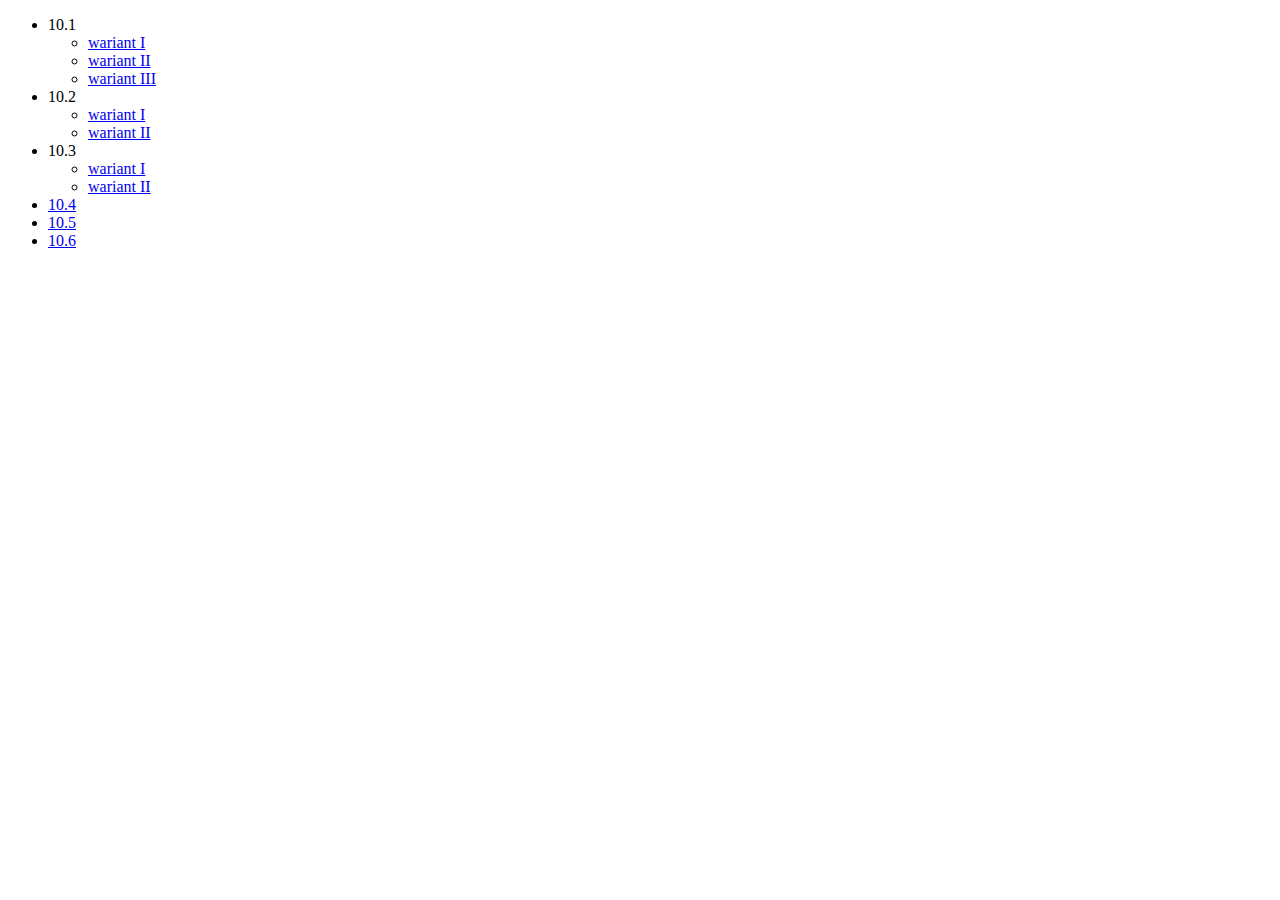
<file: index.html>
<!DOCTYPE html>
<html lang="pl">
<head>
    <meta charset="UTF-8">
    <title>Wybór ćwiczenia</title>
</head>
<body>
<ul>
    <li>10.1
        <ul>
            <li><a href="10-1/i/index.html">wariant I</a></li>
            <li><a href="10-1/ii/index.html">wariant II</a></li>
            <li><a href="10-1/iii/index.html">wariant III</a></li>
        </ul>
    </li>
    <li>10.2
        <ul>
            <li><a href="10-2/i/index.html">wariant I</a></li>
            <li><a href="10-2/ii/index.html">wariant II</a></li>
        </ul>
    </li>
    <li>10.3
        <ul>
            <li><a href="10-3/i/index.html">wariant I</a></li>
            <li><a href="10-3/ii/index.html">wariant II</a></li>
        </ul>
    </li>
    <li><a href="10-4/index.html">10.4</a></li>
    <li><a href="10-5/index.html">10.5</a></li>
    <li><a href="10-6/index.html">10.6</a></li>
</ul>
</body>
</html>
</file>
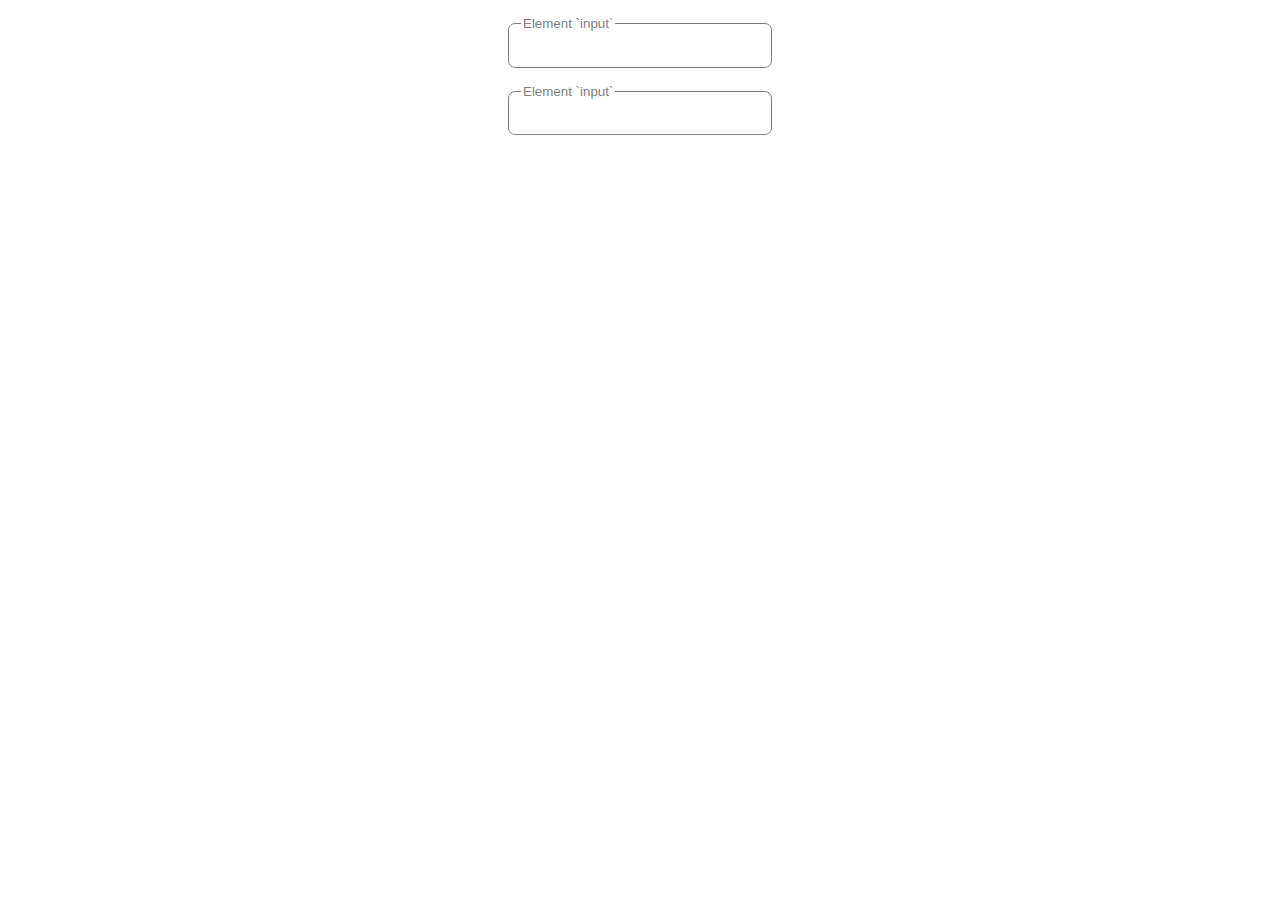
<file: 10-4/index.html>
<!DOCTYPE html>
<html lang="pl">
<head>
    <meta charset="UTF-8">
    <title>10.4</title>
    <link type="text/css" rel="stylesheet" href="main.css">
</head>
<body>
<div class="wrapper">
    <form>
        <fieldset>
            <legend>Element `input`</legend>
            <input type="text" class="input" autocomplete="off">
        </fieldset>
        <fieldset>
            <legend>Element `input`</legend>
            <input type="text" class="input" autocomplete="off">
        </fieldset>
    </form>
</div>

<script src="main.js"></script>
</body>
</html>
</file>
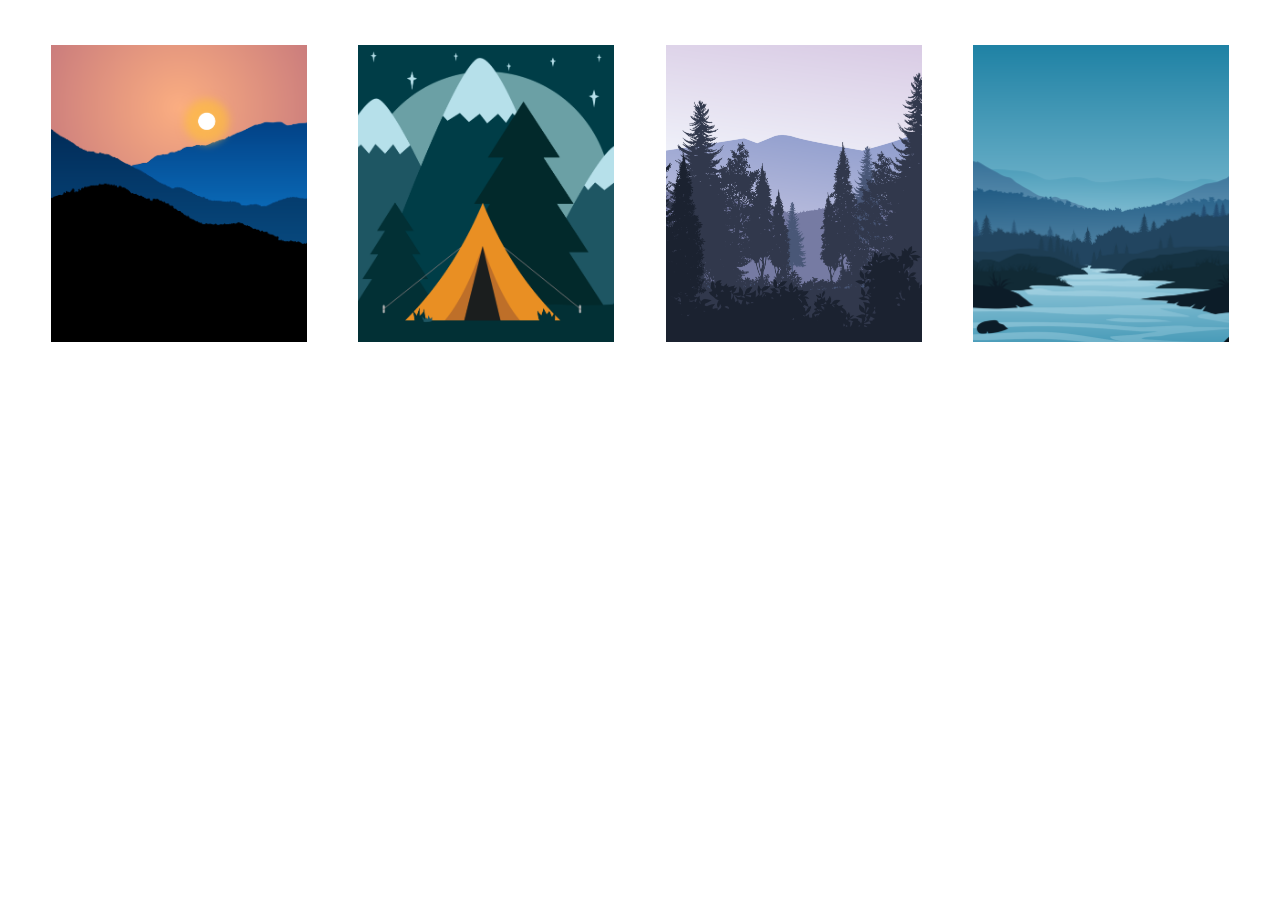
<file: 10-5/index.html>
<!DOCTYPE html>
<html lang="pl">
<head>
    <meta charset="UTF-8">
    <title>10.5</title>
    <link type="text/css" rel="stylesheet" href="main.css">
</head>
<body>
<div class="wrapper">
    <div class="gallery">
        <img id="sunset" src="images/1.png" alt="sunset">
        <img id="mountains" src="images/2.png" alt="mountains">
        <img id="forest" src="images/3.png" alt="forest">
        <img id="river" src="images/4.png" alt="river">
    </div>

    <div class="output">
        <img id="sunset_full" src="images/1.png" alt="sunset">
        <img id="mountains_full" src="images/2.png" alt="mountains">
        <img id="forest_full" src="images/3.png" alt="forest">
        <img id="river_full" src="images/4.png" alt="river">
        <span id="attrib_sunset">
                Autor: <a
                href="https://pixabay.com/users/GDJ-1086657/?utm_source=link-attribution&amp;utm_medium=referral&amp;utm_campaign=image&amp;utm_content=4887911">Gordon Johnson</a>; <a
                href="https://pixabay.com/?utm_source=link-attribution&amp;utm_medium=referral&amp;utm_campaign=image&amp;utm_content=4887911">Pixabay</a>
        </span>
        <span id="attrib_mountains">
                Autor: <a
                href="https://pixabay.com/users/bowl_of_nicole-1260429/?utm_source=link-attribution&amp;utm_medium=referral&amp;utm_campaign=image&amp;utm_content=4363073">Nicole Turner</a>; <a
                href="https://pixabay.com/?utm_source=link-attribution&amp;utm_medium=referral&amp;utm_campaign=image&amp;utm_content=4363073">Pixabay</a>
        </span>
        <span id="attrib_forest">
                Autor: <a
                href="https://pixabay.com/users/Chakkree_Chantakad-15107399/?utm_source=link-attribution&amp;utm_medium=referral&amp;utm_campaign=image&amp;utm_content=4823516">Chakkree Chantakad</a>; <a
                href="https://pixabay.com/?utm_source=link-attribution&amp;utm_medium=referral&amp;utm_campaign=image&amp;utm_content=4823516">Pixabay</a>
        </span>
        <span id="attrib_river">
                Autor: <a
                href="https://pixabay.com/users/Chakkree_Chantakad-15107399/?utm_source=link-attribution&amp;utm_medium=referral&amp;utm_campaign=image&amp;utm_content=4821583">Chakkree Chantakad</a>; <a
                href="https://pixabay.com/?utm_source=link-attribution&amp;utm_medium=referral&amp;utm_campaign=image&amp;utm_content=4821583">Pixabay</a>
        </span>
    </div>
</div>

<script src="main.js"></script>
</body>
</html>
</file>
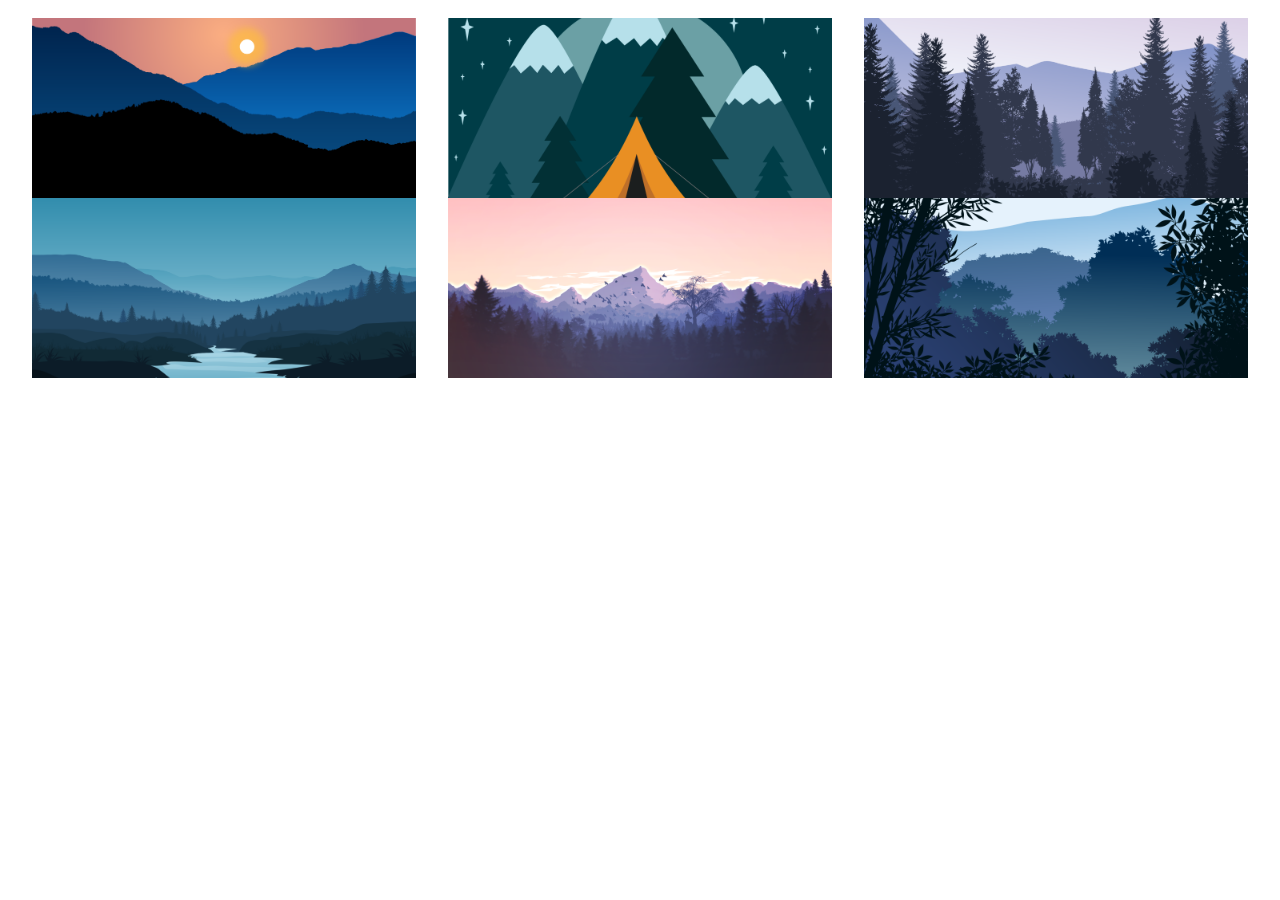
<file: 10-6/index.html>
<!DOCTYPE html>
<html lang="pl">
<head>
    <meta charset="UTF-8">
    <title>10.6</title>
    <link type="text/css" rel="stylesheet" href="main.css">
</head>
<body>
<div class="wrapper">
    <div class="gallery">
        <img id="sunset" src="images/1.png" alt="sunset">
        <img id="mountains" src="images/2.png" alt="mountains">
        <img id="forest" src="images/3.png" alt="forest">
        <img id="river" src="images/4.png" alt="river">
        <img id="birds" src="images/5.png" alt="birds">
        <img id="bushes" src="images/6.png" alt="bushes">
    </div>

    <div class="output">
        <span id="attrib_sunset">
                Autor: <a
                href="https://pixabay.com/users/GDJ-1086657/?utm_source=link-attribution&amp;utm_medium=referral&amp;utm_campaign=image&amp;utm_content=4887911">Gordon Johnson</a>; <a
                href="https://pixabay.com/?utm_source=link-attribution&amp;utm_medium=referral&amp;utm_campaign=image&amp;utm_content=4887911">Pixabay</a>
        </span>
        <span id="attrib_mountains">
                Autor: <a
                href="https://pixabay.com/users/bowl_of_nicole-1260429/?utm_source=link-attribution&amp;utm_medium=referral&amp;utm_campaign=image&amp;utm_content=4363073">Nicole Turner</a>; <a
                href="https://pixabay.com/?utm_source=link-attribution&amp;utm_medium=referral&amp;utm_campaign=image&amp;utm_content=4363073">Pixabay</a>
        </span>
        <span id="attrib_forest">
                Autor: <a
                href="https://pixabay.com/users/Chakkree_Chantakad-15107399/?utm_source=link-attribution&amp;utm_medium=referral&amp;utm_campaign=image&amp;utm_content=4823516">Chakkree Chantakad</a>; <a
                href="https://pixabay.com/?utm_source=link-attribution&amp;utm_medium=referral&amp;utm_campaign=image&amp;utm_content=4823516">Pixabay</a>
        </span>
        <span id="attrib_river">
                Autor: <a
                href="https://pixabay.com/users/Chakkree_Chantakad-15107399/?utm_source=link-attribution&amp;utm_medium=referral&amp;utm_campaign=image&amp;utm_content=4821583">Chakkree Chantakad</a>; <a
                href="https://pixabay.com/?utm_source=link-attribution&amp;utm_medium=referral&amp;utm_campaign=image&amp;utm_content=4821583">Pixabay</a>
        </span>
        <span id="attrib_birds">
                Autor: <a
                href="https://pixabay.com/users/moinzon-2433302/?utm_source=link-attribution&amp;utm_medium=referral&amp;utm_campaign=image&amp;utm_content=1412683">Michi S</a>; <a
                href="https://pixabay.com/?utm_source=link-attribution&amp;utm_medium=referral&amp;utm_campaign=image&amp;utm_content=1412683">Pixabay</a>
        </span>
        <span id="attrib_bushes">
                Autor: <a
                href="https://pixabay.com/users/Chakkree_Chantakad-15107399/?utm_source=link-attribution&amp;utm_medium=referral&amp;utm_campaign=image&amp;utm_content=4824761">Chakkree Chantakad</a>; <a
                href="https://pixabay.com/?utm_source=link-attribution&amp;utm_medium=referral&amp;utm_campaign=image&amp;utm_content=4824761">Pixabay</a>
        </span>
        <img id="sunset_full" src="images/1.png" alt="sunset">
        <img id="mountains_full" src="images/2.png" alt="mountains">
        <img id="forest_full" src="images/3.png" alt="forest">
        <img id="river_full" src="images/4.png" alt="river">
        <img id="birds_full" src="images/5.png" alt="river">
        <img id="bushes_full" src="images/6.png" alt="river">
    </div>
</div>

<script src="main.js"></script>
</body>
</html>
</file>
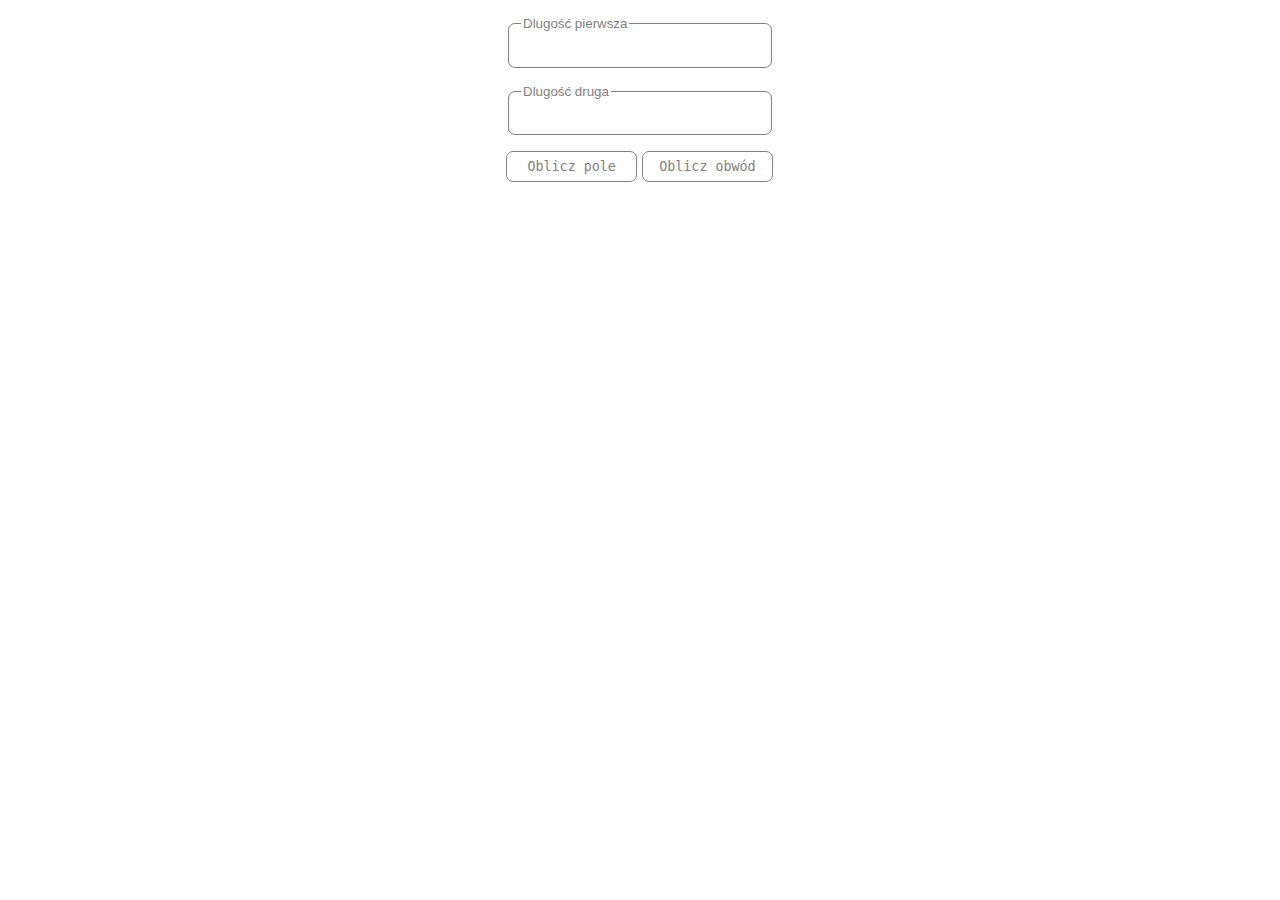
<file: 10-1/i/index.html>
<!DOCTYPE html>
<html lang="pl">
<head>
    <meta charset="UTF-8">
    <title>10.1 I</title>
    <link type="text/css" rel="stylesheet" href="main.css">
</head>
<body>
<div class="wrapper">
    <form>
        <fieldset>
            <legend>Dlugość pierwsza</legend>
            <input type="number" id="length_a" autocomplete="off">
        </fieldset>
        <fieldset>
            <legend>Dlugość druga</legend>
            <input type="number" id="length_b" autocomplete="off">
        </fieldset>
        <button type="button" onclick="processArea(); return false;">Oblicz pole</button>
        <button type="button" onclick="processPerim(); return false;">Oblicz obwód</button>
    </form>
    <div class="results">
        <div id="area"></div>
        <div id="perim"></div>
    </div>
</div>

<script src="main.js"></script>
</body>
</html>
</file>
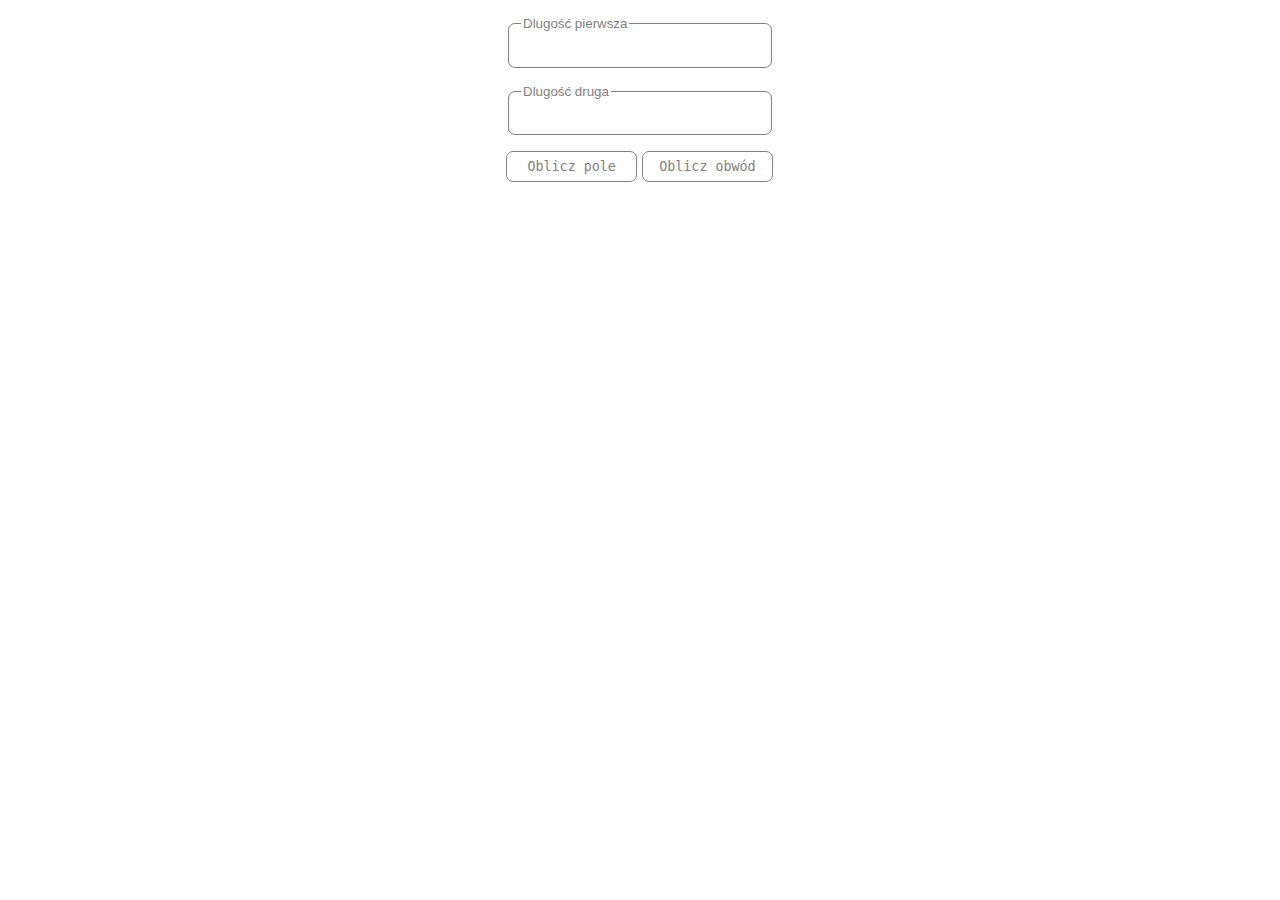
<file: 10-1/ii/index.html>
<!DOCTYPE html>
<html lang="pl">
<head>
    <meta charset="UTF-8">
    <title>10.1 II</title>
    <link type="text/css" rel="stylesheet" href="main.css">
</head>
<body>
<div class="wrapper">
    <form>
        <fieldset>
            <legend>Dlugość pierwsza</legend>
            <input type="number" id="length_a" autocomplete="off">
        </fieldset>
        <fieldset>
            <legend>Dlugość druga</legend>
            <input type="number" id="length_b" autocomplete="off">
        </fieldset>
        <button type="button" id="submit_area">Oblicz pole</button>
        <button type="button" id="submit_perim">Oblicz obwód</button>
    </form>
    <div class="results">
        <div id="area"></div>
        <div id="perim"></div>
    </div>
</div>

<script src="main.js"></script>
</body>
</html>
</file>
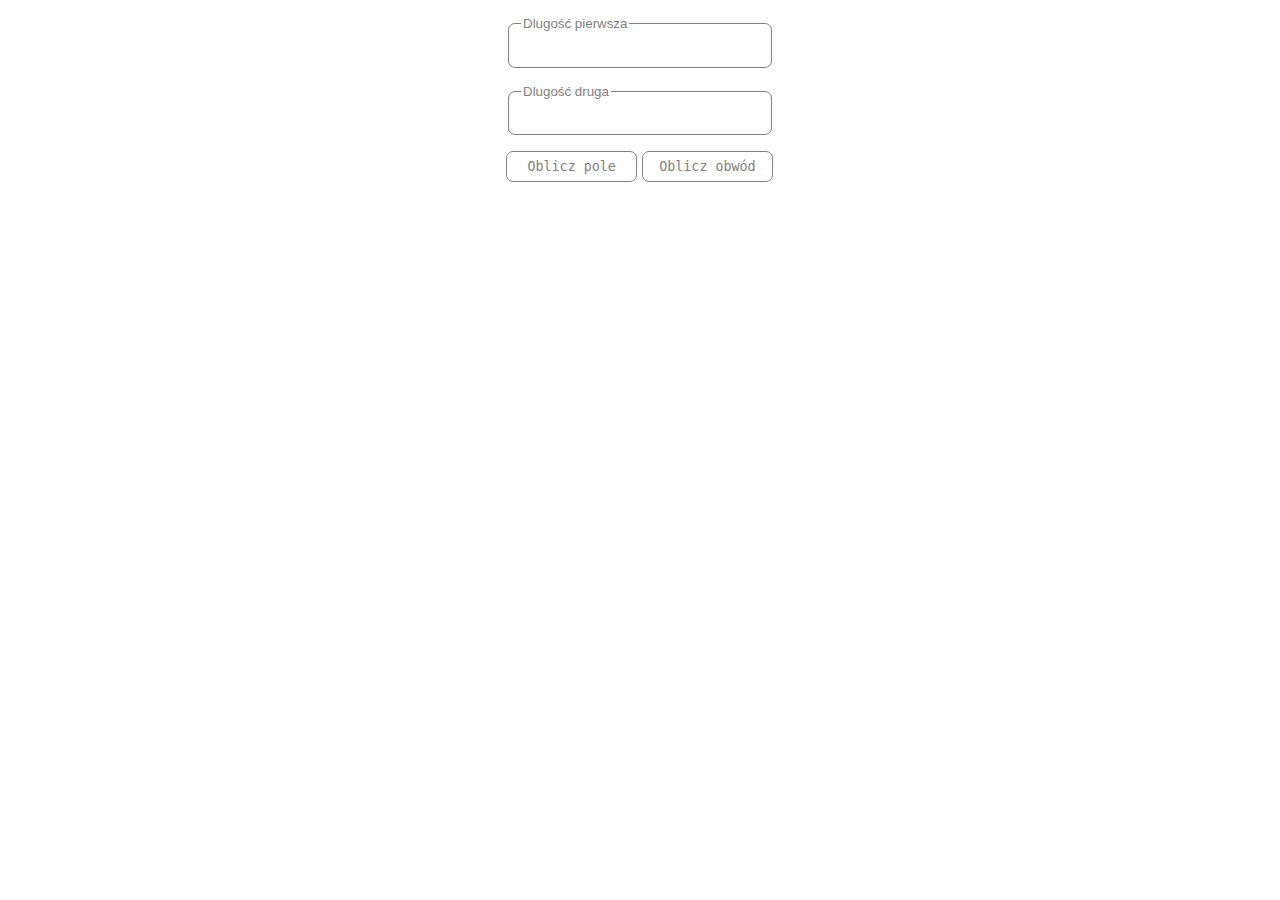
<file: 10-1/iii/index.html>
<!DOCTYPE html>
<html lang="pl">
<head>
    <meta charset="UTF-8">
    <title>10.1 III</title>
    <link type="text/css" rel="stylesheet" href="main.css">
</head>
<body>
<div class="wrapper">
    <form>
        <fieldset>
            <legend>Dlugość pierwsza</legend>
            <input type="number" id="length_a" autocomplete="off">
        </fieldset>
        <fieldset>
            <legend>Dlugość druga</legend>
            <input type="number" id="length_b" autocomplete="off">
        </fieldset>
        <button type="button" id="submit_area">Oblicz pole</button>
        <button type="button" id="submit_perim">Oblicz obwód</button>
    </form>
    <div class="results">
        <div id="area"></div>
        <div id="perim"></div>
    </div>
</div>

<script src="main.js"></script>
</body>
</html>
</file>
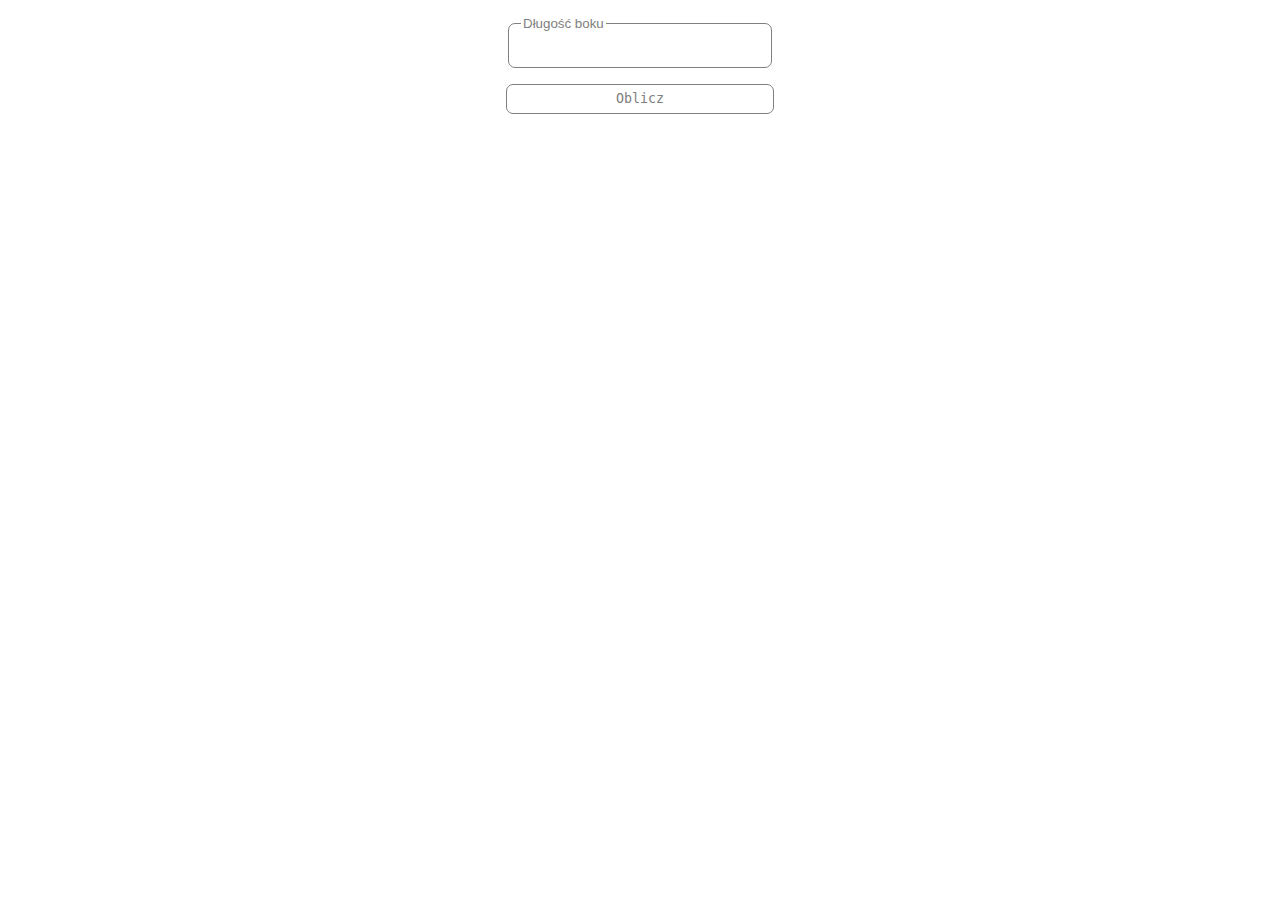
<file: 10-2/i/index.html>
<!DOCTYPE html>
<html lang="pl">
<head>
    <meta charset="UTF-8">
    <title>10.2 I</title>
    <link type="text/css" rel="stylesheet" href="main.css">
</head>
<body>
<div class="wrapper">
    <form action="#">
        <fieldset>
            <legend>Długość boku</legend>
            <input type="number" id="side" autocomplete="off">
        </fieldset>
        <button id="submit" type="button">Oblicz</button>
    </form>
    <div class="results">
        <div id="volume"></div>
        <div id="total_area"></div>
        <div id="total_length"></div>
    </div>
</div>

<script src="main.js"></script>
</body>
</html>
</file>
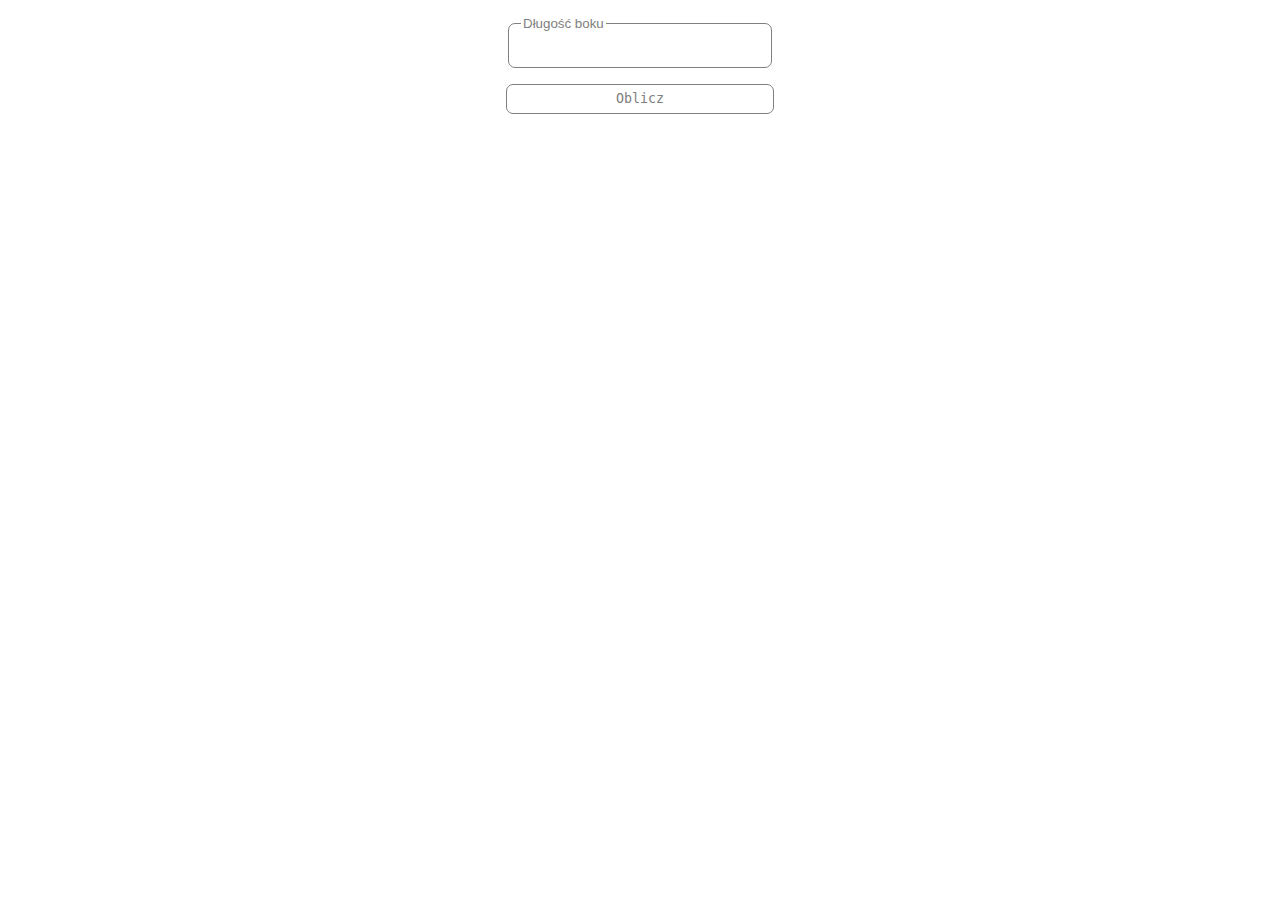
<file: 10-2/ii/index.html>
<!DOCTYPE html>
<html lang="pl">
<head>
    <meta charset="UTF-8">
    <title>10.2 II</title>
    <link type="text/css" rel="stylesheet" href="main.css">
</head>
<body>
<div class="wrapper">
    <form action="#">
        <fieldset>
            <legend>Długość boku</legend>
            <input type="number" id="side" autocomplete="off">
        </fieldset>
        <button id="submit" type="button">Oblicz</button>
    </form>
    <div class="results">
        <div id="volume"></div>
        <div id="total_area"></div>
        <div id="total_length"></div>
    </div>
</div>

<script src="main.js"></script>
</body>
</html>
</file>
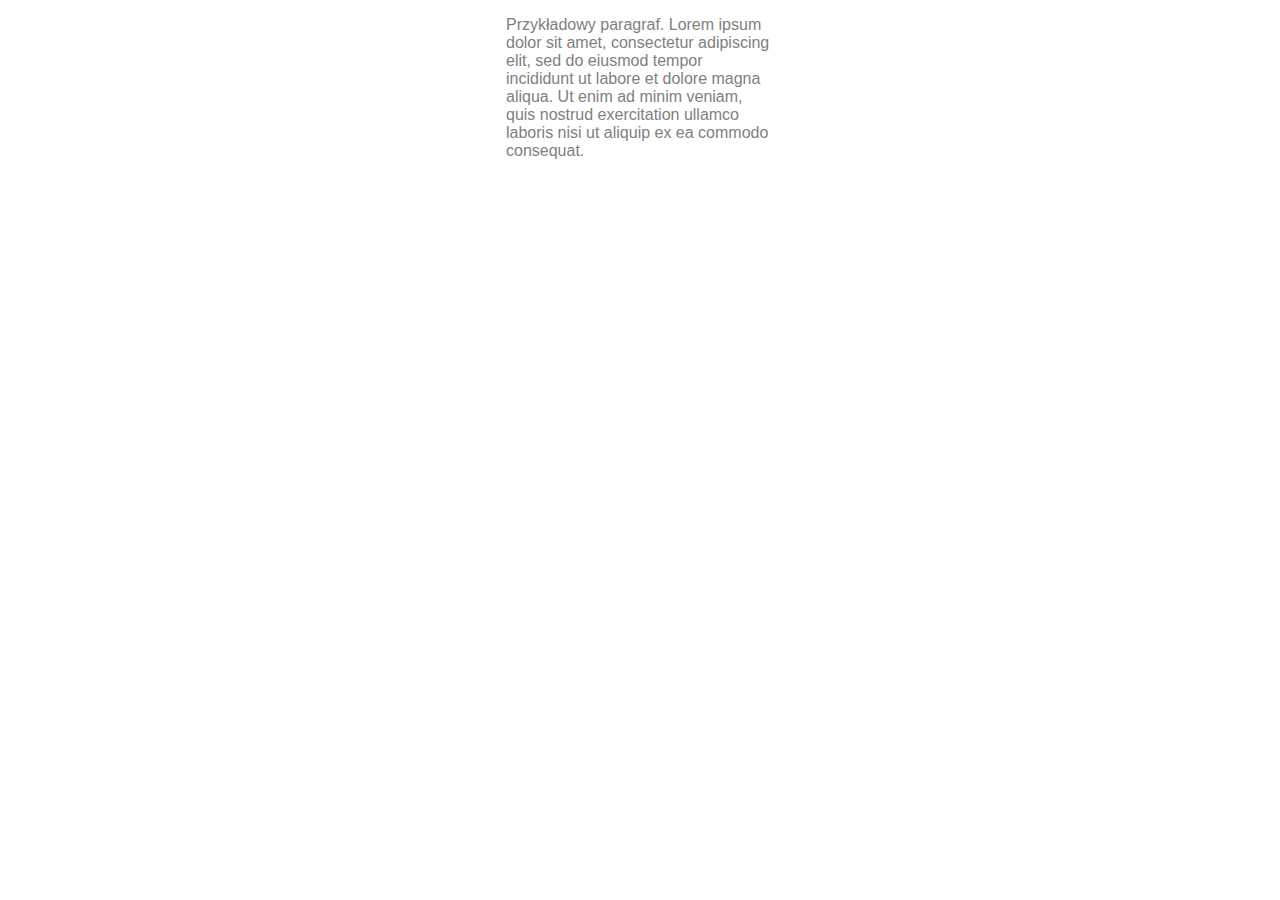
<file: 10-3/i/index.html>
<!DOCTYPE html>
<html lang="pl">
<head>
    <meta charset="UTF-8">
    <title>10.3 I</title>
    <link type="text/css" rel="stylesheet" href="main.css">
</head>
<body>
<div class="wrapper">
    <p id="paragraph">Przykładowy paragraf. Lorem ipsum dolor sit amet, consectetur adipiscing elit,
        sed do eiusmod tempor incididunt ut labore et dolore magna aliqua. Ut enim ad minim veniam,
        quis nostrud exercitation ullamco laboris nisi ut aliquip ex ea commodo consequat.
    </p>
</div>

<script src="main.js"></script>
</body>
</html>
</file>
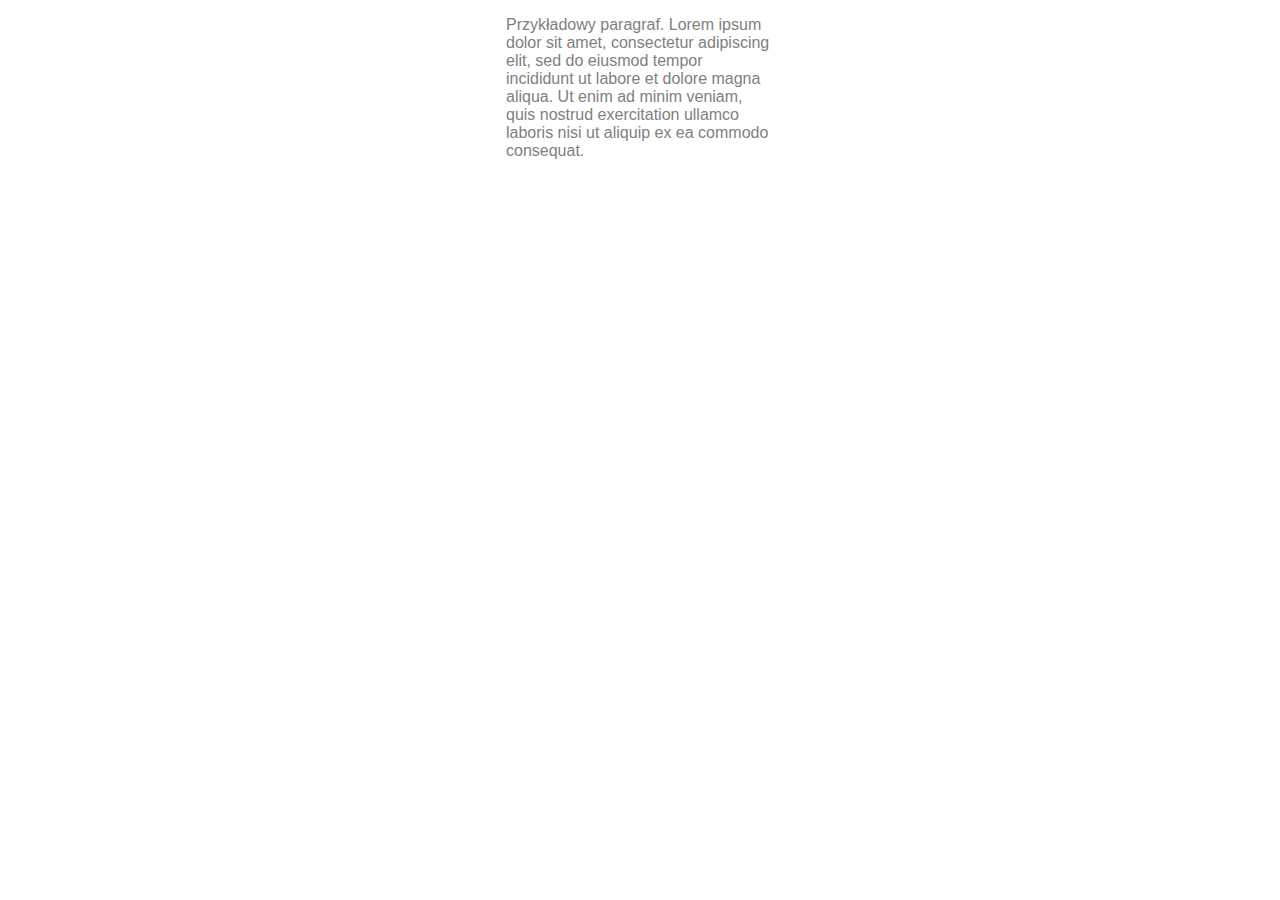
<file: 10-3/ii/index.html>
<!DOCTYPE html>
<html lang="pl">
<head>
    <meta charset="UTF-8">
    <title>10.3 II</title>
    <link type="text/css" rel="stylesheet" href="main.css">
</head>
<body>
<div class="wrapper">
    <p id="paragraph">Przykładowy paragraf. Lorem ipsum dolor sit amet, consectetur adipiscing elit,
        sed do eiusmod tempor incididunt ut labore et dolore magna aliqua. Ut enim ad minim veniam,
        quis nostrud exercitation ullamco laboris nisi ut aliquip ex ea commodo consequat.
    </p>
</div>

<script src="main.js"></script>
</body>
</html>
</file>
<file: 10-4/main.css>
.wrapper {
    font-family: Roboto, sans-serif;
    margin-left: auto;
    margin-right: auto;
    max-width: 300px;
}

form {
    margin: 1em;
}

form > * {
    margin-bottom: 16px;
}

input {
    border: none;
    outline: none;
    font-size: 16px;
    width: 100%;
}

legend {
    color: grey;
    font-size: smaller;
}

fieldset {
    border: 1px solid grey;
    border-radius: 7px;
}

button {
    font-family: monospace;
    color: grey;
    width: 49%;
    padding: .5em;
    border: 1px solid grey;
    border-radius: 7px;
    background-color: transparent;
}

.results {
    text-align: center;
}
</file>
<file: 10-5/main.css>
html {
    overflow-y: scroll;
}

body {
    padding: 0;
    margin: 0;
}

.wrapper {
    font-family: Roboto, sans-serif;
    margin-left: auto;
    margin-right: auto;
}

.gallery > img {
    height: 33vh;
    width: 20vw;
    box-sizing: border-box;
    object-fit: cover;
}

.gallery {
    display: flex;
    width: 100%;
    justify-content: space-evenly;
    padding: 5vh 0;
}

.output {
    display: flex;
    justify-content: center;
    flex-wrap: wrap;
}

.output > * {
    display: none;
}

.output img {
    width: 100%;
    height: 100%;
}

a {
    color: black;
}
</file>
<file: 10-6/main.css>
body {
    padding: 0;
    margin: 0;
}

.wrapper {
    font-family: Roboto, sans-serif;
    margin-left: auto;
    margin-right: auto;
    width: 100%;
    height: 100%;
}

.gallery > img {
    height: 20vh;
    width: 20vw;
    box-sizing: border-box;
    object-fit: cover;
    flex-basis: calc(60% / 2);
}

.gallery > img:hover {
    border: 1vh solid lightgreen;
}

.gallery {
    display: flex;
    width: 100%;
    justify-content: space-evenly;
    flex-wrap: wrap;
    padding: 2vh 0;
}

.output {
    display: flex;
    justify-content: center;
    flex-wrap: wrap;
}

.output > * {
    display: none;
}

.output img {
    height: 56vh;
    margin: 0 .33rem;
}

span {
    writing-mode: vertical-rl;
    transform: rotate(180deg);
    text-align: center;
    height: 56vh;
    word-wrap: break-word;
}

a {
    color: black;
    word-wrap: break-word;
}
</file>
<file: 10-1/i/main.css>
.wrapper {
    font-family: Roboto, sans-serif;
    margin-left: auto;
    margin-right: auto;
    max-width: 300px;
}

form {
    margin: 1em;
}

form > * {
    margin-bottom: 16px;
}

input {
    border: none;
    outline: none;
    font-size: 16px;
    width: 100%;
}

legend {
    color: grey;
    font-size: smaller;
}

fieldset {
    border: 1px solid grey;
    border-radius: 7px;
}

button {
    font-family: monospace;
    color: grey;
    width: 49%;
    padding: .5em;
    border: 1px solid grey;
    border-radius: 7px;
    background-color: transparent;
}

.results {
    text-align: center;
}
</file>
<file: 10-1/ii/main.css>
.wrapper {
    font-family: Roboto, sans-serif;
    margin-left: auto;
    margin-right: auto;
    max-width: 300px;
}

form {
    margin: 1em;
}

form > * {
    margin-bottom: 16px;
}

input {
    border: none;
    outline: none;
    font-size: 16px;
    width: 100%;
}

legend {
    color: grey;
    font-size: smaller;
}

fieldset {
    border: 1px solid grey;
    border-radius: 7px;
}

button {
    font-family: monospace;
    color: grey;
    width: 49%;
    padding: .5em;
    border: 1px solid grey;
    border-radius: 7px;
    background-color: transparent;
}

.results {
    text-align: center;
}
</file>
<file: 10-1/iii/main.css>
.wrapper {
    font-family: Roboto, sans-serif;
    margin-left: auto;
    margin-right: auto;
    max-width: 300px;
}

form {
    margin: 1em;
}

form > * {
    margin-bottom: 16px;
}

input {
    border: none;
    outline: none;
    font-size: 16px;
    width: 100%;
}

legend {
    color: grey;
    font-size: smaller;
}

fieldset {
    border: 1px solid grey;
    border-radius: 7px;
}

button {
    font-family: monospace;
    color: grey;
    width: 49%;
    padding: .5em;
    border: 1px solid grey;
    border-radius: 7px;
    background-color: transparent;
}

.results {
    text-align: center;
}
</file>
<file: 10-2/i/main.css>
.wrapper {
    font-family: Roboto, sans-serif;
    margin-left: auto;
    margin-right: auto;
    max-width: 300px;
}

form {
    margin: 1em;
}

form > * {
    margin-bottom: 16px;
}

input {
    border: none;
    outline: none;
    font-size: 16px;
    width: 100%;
}

legend {
    color: grey;
    font-size: smaller;
}

fieldset {
    border: 1px solid grey;
    border-radius: 7px;
}

button {
    font-family: monospace;
    color: grey;
    width: 100%;
    padding: .5em;
    border: 1px solid grey;
    border-radius: 7px;
    background-color: transparent;
}

.results {
    text-align: center;
}
</file>
<file: 10-2/ii/main.css>
.wrapper {
    font-family: Roboto, sans-serif;
    margin-left: auto;
    margin-right: auto;
    max-width: 300px;
}

form {
    margin: 1em;
}

form > * {
    margin-bottom: 16px;
}

input {
    border: none;
    outline: none;
    font-size: 16px;
    width: 100%;
}

legend {
    color: grey;
    font-size: smaller;
}

fieldset {
    border: 1px solid grey;
    border-radius: 7px;
}

button {
    font-family: monospace;
    color: grey;
    width: 100%;
    padding: .5em;
    border: 1px solid grey;
    border-radius: 7px;
    background-color: transparent;
}

.results {
    text-align: center;
}
</file>
<file: 10-3/i/main.css>
.wrapper {
    font-family: Roboto, sans-serif;
    margin-left: auto;
    margin-right: auto;
    max-width: 300px;
}

form > * {
    margin-bottom: 16px;
}

input {
    border: none;
    outline: none;
    font-size: 16px;
    width: 100%;
}

legend {
    color: grey;
    font-size: smaller;
}

fieldset {
    border: 1px solid grey;
    border-radius: 7px;
}

button {
    font-family: monospace;
    color: grey;
    width: 100%;
    padding: .5em;
    border: 1px solid grey;
    border-radius: 7px;
    background-color: transparent;
}

.results {
    text-align: center;
}

p {
    color: grey;
}

.wrapper > * {
    margin: 1em;
}
</file>
<file: 10-3/ii/main.css>
.wrapper {
    font-family: Roboto, sans-serif;
    margin-left: auto;
    margin-right: auto;
    max-width: 300px;
}

form > * {
    margin-bottom: 16px;
}

input {
    border: none;
    outline: none;
    font-size: 16px;
    width: 100%;
}

legend {
    color: grey;
    font-size: smaller;
}

fieldset {
    border: 1px solid grey;
    border-radius: 7px;
}

button {
    font-family: monospace;
    color: grey;
    width: 100%;
    padding: .5em;
    border: 1px solid grey;
    border-radius: 7px;
    background-color: transparent;
}

.results {
    text-align: center;
}

p {
    color: grey;
}

.wrapper > * {
    margin: 1em;
}
</file>
